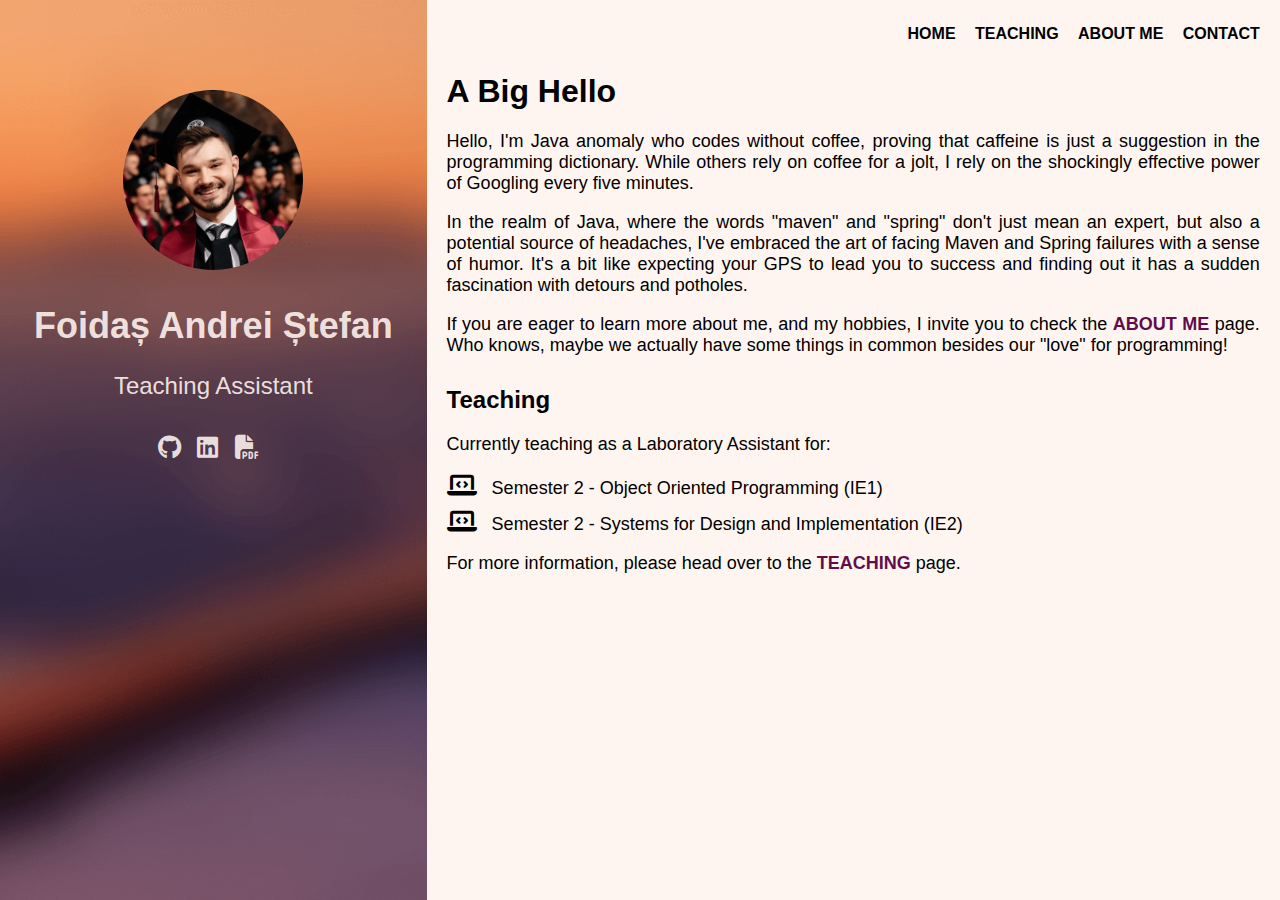
<file: index.html>
<!DOCTYPE html>
<html lang="en">
<head>
    <meta charset="UTF-8">
    <meta name="viewport" content="width=device-width, initial-scale=1.0">
    <link rel="stylesheet" href="https://cdnjs.cloudflare.com/ajax/libs/font-awesome/6.5.1/css/all.min.css" />
    <link rel="stylesheet" href="style.css">
    <title>Home</title>
    <link rel="icon" type="image/png" href="img/icon.png">
</head>
<body>

<div class="container">

    <div class="image-third">
        <img src="img/blurry.png" alt="Description of the image" class="cover-img">
        <div class="profile-info">
            <img src="img/andrei.png" alt="Your Name" class="profile-img">
            <h2 class="h2-name">Foidaș Andrei Ștefan</h2>
            <p class="p-title">Teaching Assistant</p>
            <div class="social-icons">
                <a href="https://github.com/AndreiFoidas" target="_blank"><i class="fab fa-github"></i><span class="label">GitHub</span></a>
                <a href="https://www.linkedin.com/in/andrei-stefan-foidas/" target="_blank"><i class="fab fa-linkedin"></i><span class="label">LinkedIn</span></a>
                <a href="files/CV_FoidasAndreiStefan.pdf" target="_blank"><i class="fas fa-file-pdf"></i><span class="label">CV</span></a>
            </div>
        </div>
    </div>

    <div class="text-two-thirds">
        <div class="menu">
            <ul>
                <li><a href="index.html">HOME</a></li>
                <li><a href="teaching.html">TEACHING</a></li>
                <li><a href="about-me.html">ABOUT ME</a></li>
                <li><a href="contact.html">CONTACT</a></li>
            </ul>
        </div>

        <div class="content-section" id="a-big-hello">
            <h1>A Big Hello</h1>
            <p>Hello, I'm Java anomaly who codes without coffee, proving that caffeine is just a suggestion
                in the programming dictionary. While others rely on coffee for a jolt, I rely on the
                shockingly effective power of Googling every five minutes.</p>
            <p>In the realm of Java, where the words "maven"
                and "spring" don't just mean an expert, but also a potential source of headaches, I've embraced the
                art of facing Maven and Spring failures with a sense of humor. It's a bit like expecting your GPS to
                lead you to success and finding out it has a sudden fascination with detours and potholes. </p>
            <p>If you are eager to learn more about me, and my hobbies, I invite you to check the
                <a href="about-me.html">ABOUT ME</a> page. Who knows, maybe we actually have some things in common besides
                our "love" for programming!</p>
        </div>

        <div class="content-section" id="teaching">
            <h2>Teaching</h2>
            <p>Currently teaching as a Laboratory Assistant for:</p>

            <ul class="lab-list">
                <li><i class="fas fa-laptop-code lab-icon"></i> Semester 2 - Object Oriented Programming (IE1)</li>
                <li><i class="fas fa-laptop-code lab-icon"></i> Semester 2 - Systems for Design and Implementation (IE2)</li>
            </ul>

            <p>For more information, please head over to the <a href="teaching.html">TEACHING</a> page.</p>
        </div>


    </div>
</div>

</body>
</html>
</file>
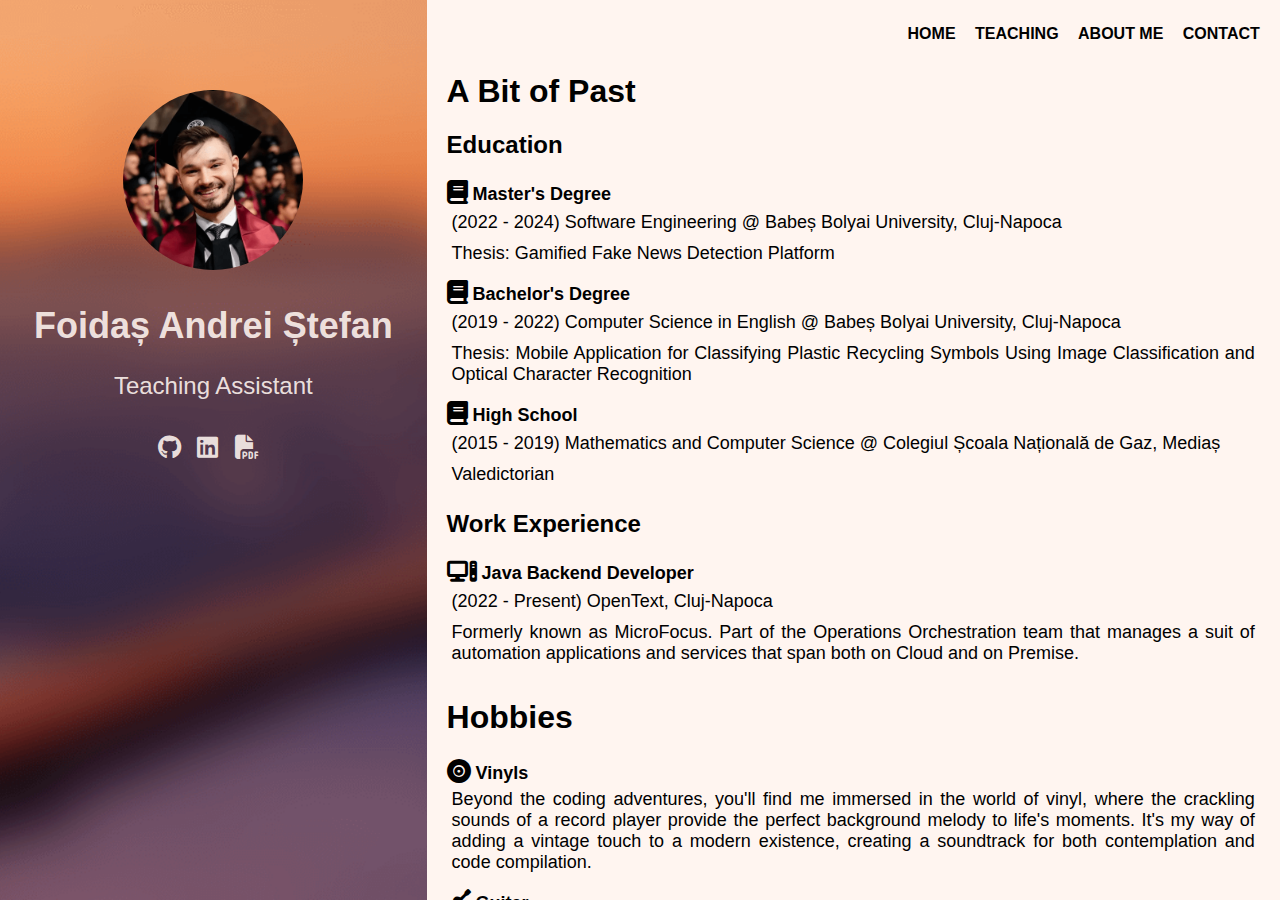
<file: about-me.html>
<!DOCTYPE html>
<html lang="en">
<head>
  <meta charset="UTF-8">
  <meta name="viewport" content="width=device-width, initial-scale=1.0">
  <link rel="stylesheet" href="https://cdnjs.cloudflare.com/ajax/libs/font-awesome/6.5.1/css/all.min.css" />
  <link rel="stylesheet" href="style.css">
  <title>About Me</title>
  <link rel="icon" type="image/png" href="img/icon.png">
</head>
<body>
<div class="container">

  <div class="image-third">
    <img src="img/blurry.png" alt="Description of the image" class="cover-img">
    <div class="profile-info">
      <img src="img/andrei.png" alt="Your Name" class="profile-img">
      <h2 class="h2-name">Foidaș Andrei Ștefan</h2>
      <p class="p-title">Teaching Assistant</p>
      <div class="social-icons">
        <a href="https://github.com/AndreiFoidas" target="_blank"><i class="fab fa-github"></i><span class="label">GitHub</span></a>
        <a href="https://www.linkedin.com/in/andrei-stefan-foidas/" target="_blank"><i class="fab fa-linkedin"></i><span class="label">LinkedIn</span></a>
        <a href="files/CV_FoidasAndreiStefan.pdf" target="_blank"><i class="fas fa-file-pdf"></i><span class="label">CV</span></a>
      </div>
    </div>
  </div>

  <div class="text-two-thirds">
    <div class="menu">
      <ul>
        <li><a href="index.html">HOME</a></li>
        <li><a href="teaching.html">TEACHING</a></li>
        <li><a href="about-me.html">ABOUT ME</a></li>
        <li><a href="contact.html">CONTACT</a></li>
      </ul>
    </div>

    <div class="content-section" id="about-me">
      <h1>A Bit of Past</h1>

      <h2>Education</h2>

      <ul class="about-me-list">
        <li class="about-me">
          <div class="about-me-icon">
            <i class="fas fa-book"></i>
            <h3>Master's Degree</h3>
          </div>
          <div class="about-me-content">
            <p>(2022 - 2024) Software Engineering @ Babeș Bolyai University, Cluj-Napoca</p>
            <p>Thesis: Gamified Fake News Detection Platform</p>
          </div>
        </li>
        <li class="about-me">
          <div class="about-me-icon">
            <i class="fas fa-book"></i>
            <h3>Bachelor's Degree</h3>
          </div>
          <div class="about-me-content">
            <p>(2019 - 2022) Computer Science in English @ Babeș Bolyai University, Cluj-Napoca</p>
            <p>Thesis: Mobile Application for Classifying Plastic Recycling Symbols Using Image Classification and
              Optical Character Recognition</p>
          </div>
        </li>
        <li class="about-me">
          <div class="about-me-icon">
            <i class="fas fa-book"></i>
            <h3>High School</h3>
          </div>
          <div class="about-me-content">
            <p>(2015 - 2019) Mathematics and Computer Science @ Colegiul Școala Națională de Gaz, Mediaș</p>
            <p>Valedictorian</p>
          </div>
        </li>
      </ul>

      <h2>Work Experience</h2>

      <ul class="about-me-list">
        <li class="about-me">
          <div class="about-me-icon">
            <i class="fas fa-computer"></i>
            <h3>Java Backend Developer</h3>
          </div>
          <div class="about-me-content">
            <p>(2022 - Present) OpenText, Cluj-Napoca</p>
            <p>Formerly known as MicroFocus. Part of the Operations Orchestration team that manages a suit of
            automation applications and services that span both on Cloud and on Premise.</p>
          </div>
        </li>
      </ul>

    </div>

    <div class="content-section" id="hobbies">
      <h1>Hobbies</h1>

      <ul class="hobbies-list">
        <li class="hobby">
          <div class="hobby-icon">
            <i class="fas fa-record-vinyl"></i>
            <h3>Vinyls</h3>
          </div>
          <div class="hobby-content">
            <p>Beyond the coding adventures, you'll find me immersed in the world of vinyl, where the crackling sounds
              of a record player provide the perfect background melody to life's moments. It's my way of adding a
              vintage touch to a modern existence, creating a soundtrack for both contemplation and code compilation.</p>
          </div>
        </li>
        <li class="hobby">
          <div class="hobby-icon">
            <i class="fas fa-guitar"></i>
            <h3>Guitar</h3>
          </div>
          <div class="hobby-content">
            <p>Away from the keyboard, you might catch me strumming a guitar, still finding my way through the chords
              and melodies. It's a relaxed escape from the binary world, where I'm just a beginner, navigating the
              strings and enjoying the simple joy of making music.</p>
          </div>
        </li>
        <li class="hobby">
          <div class="hobby-icon">
            <i class="fas fa-flag-checkered"></i>
            <h3>Formula 1</h3>
          </div>
          <div class="hobby-content">
            <p>And as if that weren't enough, I also have a soft spot for Formula 1. I find joy in the fast-paced
              world of racing, eagerly following the twists and turns of the F1 circuit where every millisecond counts.
              It's a thrilling parallel to the precision we often seek in life, adding an extra dash of excitement to
              my weekends.</p>
          </div>
        </li>
        <li class="hobby">
          <div class="hobby-icon">
            <i class="fas fa-table-tennis-paddle-ball"></i>
            <h3>Ping-Pong</h3>
          </div>
          <div class="hobby-content">
            <p>My passion for ping pong isn't a recent development; it traces back to my childhood when my dad and I
              would play everyday, memories that fuel my love for the game today. Whether at work or transforming any
              available space into a makeshift table tennis arena, ping pong has become an integral part of my life,
              weaving competition and nostalgia into the fabric of my daily adventures.</p>
          </div>
        </li>
      </ul>
    </div>

  </div>
</div>

</body>
</html>
</file>
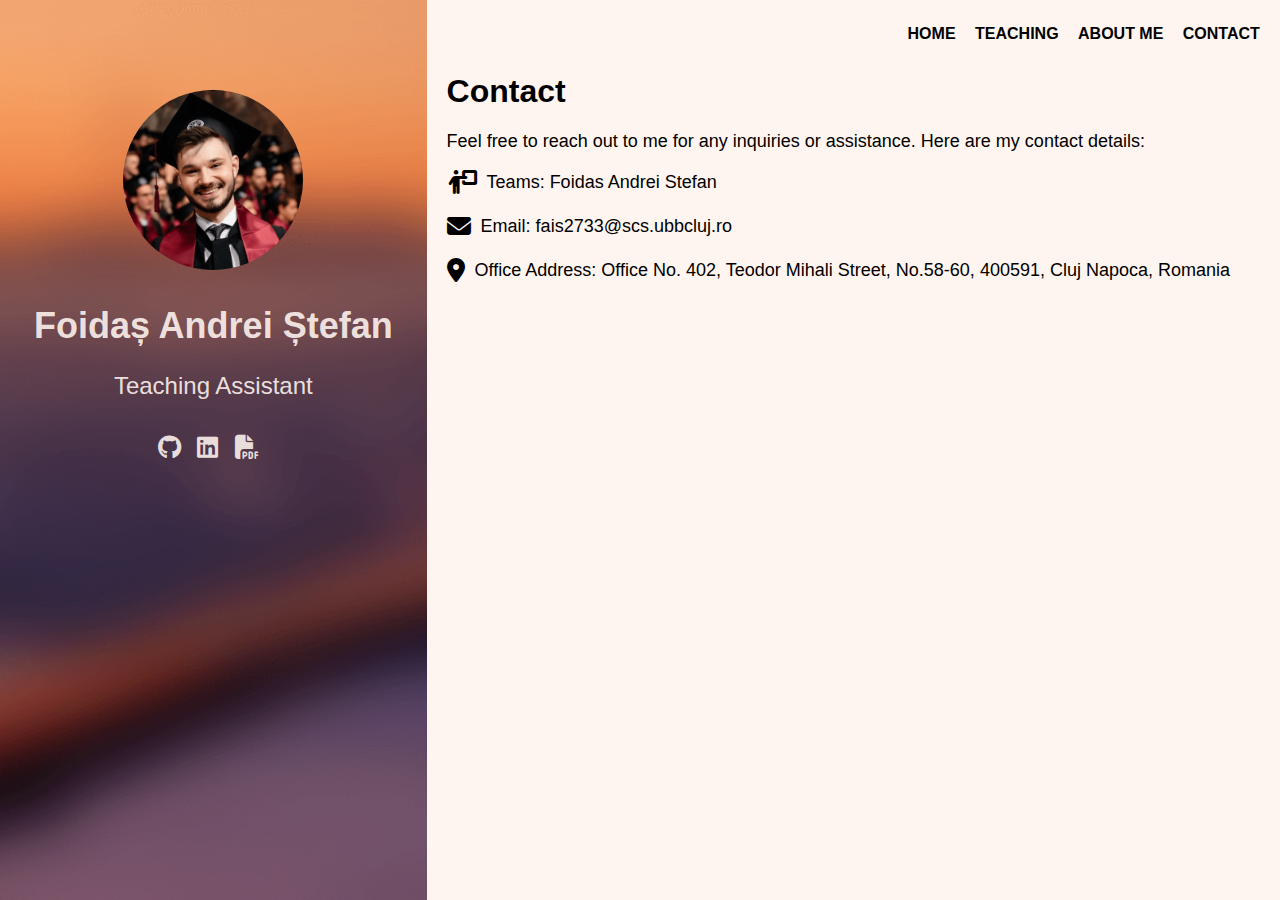
<file: contact.html>
<!DOCTYPE html>
<html lang="en">
<head>
    <meta charset="UTF-8">
    <meta name="viewport" content="width=device-width, initial-scale=1.0">
    <link rel="stylesheet" href="https://cdnjs.cloudflare.com/ajax/libs/font-awesome/6.5.1/css/all.min.css" />
    <link rel="stylesheet" href="style.css">
    <title>Contact</title>
    <link rel="icon" type="image/png" href="img/icon.png">
</head>
<body>


<div class="container">

    <div class="image-third">
        <img src="img/blurry.png" alt="Description of the image" class="cover-img">
        <div class="profile-info">
            <img src="img/andrei.png" alt="Your Name" class="profile-img">
            <h2 class="h2-name">Foidaș Andrei Ștefan</h2>
            <p class="p-title">Teaching Assistant</p>
            <div class="social-icons">
                <a href="https://github.com/AndreiFoidas" target="_blank"><i class="fab fa-github"></i><span class="label">GitHub</span></a>
                <a href="https://www.linkedin.com/in/andrei-stefan-foidas/" target="_blank"><i class="fab fa-linkedin"></i><span class="label">LinkedIn</span></a>
                <a href="files/CV_FoidasAndreiStefan.pdf" target="_blank"><i class="fas fa-file-pdf"></i><span class="label">CV</span></a>
            </div>
        </div>
    </div>

    <div class="text-two-thirds">
        <div class="menu">
            <ul>
                <li><a href="index.html">HOME</a></li>
                <li><a href="teaching.html">TEACHING</a></li>
                <li><a href="about-me.html">ABOUT ME</a></li>
                <li><a href="contact.html">CONTACT</a></li>
            </ul>
        </div>

        <div class="content-section" id="contact">
            <h1>Contact</h1>
            <p>Feel free to reach out to me for any inquiries or assistance. Here are my contact details:</p>

            <ul class="contact-list">
                <li>
                    <i class="fa-solid fa-person-chalkboard"></i>
                    <p>Teams: Foidas Andrei Stefan</p>
                </li>
                <li>
                    <i class="fa-solid fa-envelope"></i>
                    <p>Email: fais2733@scs.ubbcluj.ro</p>
                </li>
                <li>
                    <i class="fa-solid fa-map-marker-alt"></i>
                    <p>Office Address: Office No. 402, Teodor Mihali Street, No.58-60, 400591, Cluj Napoca, Romania</p>
                </li>
            </ul>
        </div>

    </div>
</div>


</body>
</html>
</file>
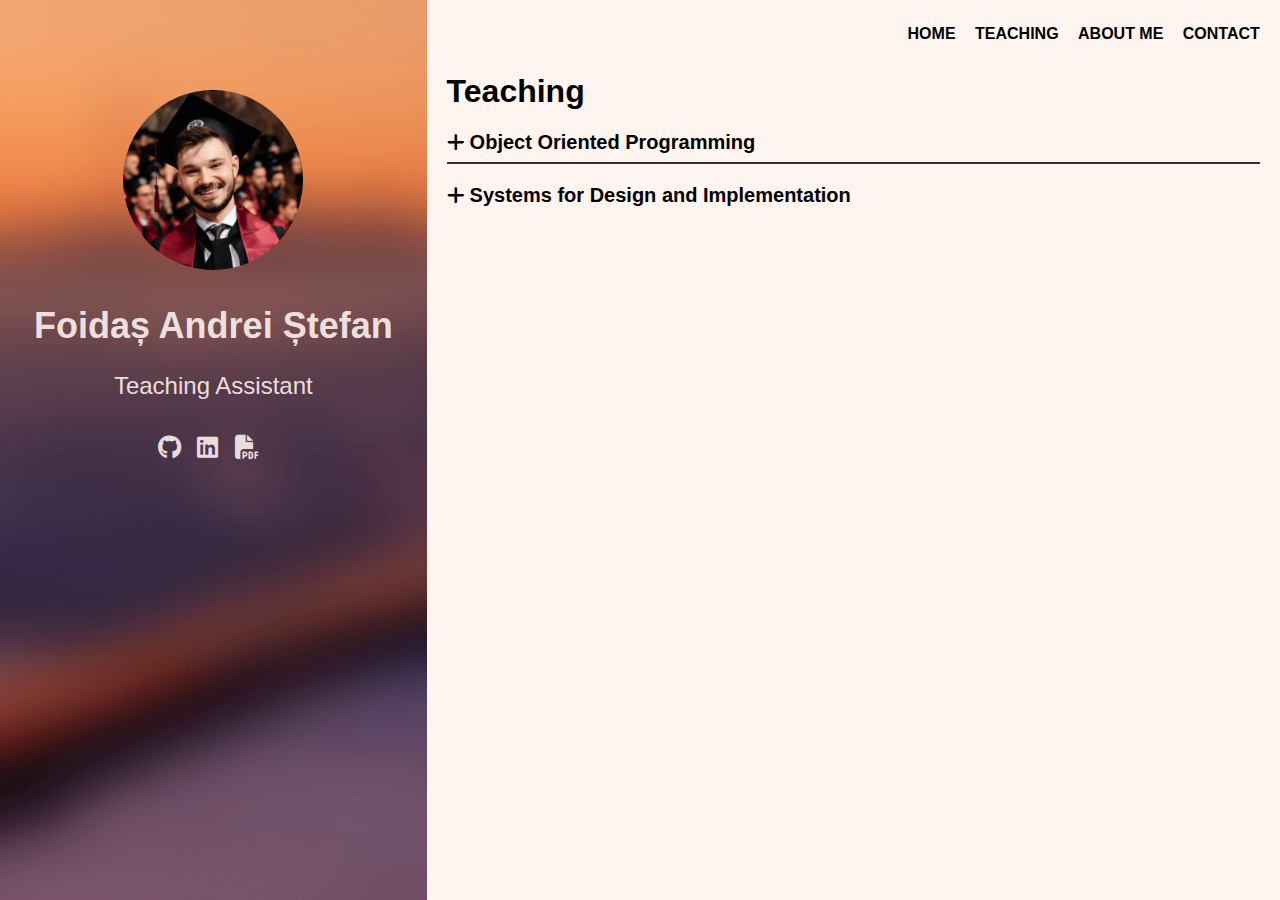
<file: teaching.html>
<!DOCTYPE html>
<html lang="en">
<head>
  <meta charset="UTF-8">
  <meta name="viewport" content="width=device-width, initial-scale=1.0">
  <link rel="stylesheet" href="https://cdnjs.cloudflare.com/ajax/libs/font-awesome/6.5.1/css/all.min.css" />
  <link rel="stylesheet" href="style.css">
  <title>Teaching</title>
  <link rel="icon" type="image/png" href="img/icon.png">
</head>
<body>

<div class="container">

  <div class="image-third">
    <img src="img/blurry.png" alt="Description of the image" class="cover-img">
    <div class="profile-info">
      <img src="img/andrei.png" alt="Your Name" class="profile-img">
      <h2 class="h2-name">Foidaș Andrei Ștefan</h2>
      <p class="p-title">Teaching Assistant</p>
      <div class="social-icons">
        <a href="https://github.com/AndreiFoidas" target="_blank"><i class="fab fa-github"></i><span class="label">GitHub</span></a>
        <a href="https://www.linkedin.com/in/andrei-stefan-foidas/" target="_blank"><i class="fab fa-linkedin"></i><span class="label">LinkedIn</span></a>
        <a href="files/CV_FoidasAndreiStefan.pdf" target="_blank"><i class="fas fa-file-pdf"></i><span class="label">CV</span></a>
      </div>
    </div>
  </div>
  <div class="text-two-thirds">
    <div class="menu">
      <ul>
        <li><a href="index.html">HOME</a></li>
        <li><a href="teaching.html">TEACHING</a></li>
        <li><a href="about-me.html">ABOUT ME</a></li>
        <li><a href="contact.html">CONTACT</a></li>
      </ul>
    </div>

    <div class="content-section">
      <h1>Teaching</h1>

      <div class="teaching-list">
        <h2 onclick="toggleContent('oop')">
          <span class="toggle-icon"><i class="fas fa-plus"></i></span> Object Oriented Programming
        </h2>
        <div class="teaching-list active" id="oop" style="display: none;">
          <li class="teaching-item">
            <div class="teaching-icon">
              <i class="fa-solid fa-person-chalkboard"></i>
              <h3>Teams</h3>
            </div>
            <div class="teaching-content">
              <p>Teams Code: hji89a</p>
            </div>
          </li>
          <li class="teaching-item">
            <div class="teaching-icon">
              <i class="fas fa-calendar-days"></i>
              <h3>Timetable</h3>
            </div>
            <div class="teaching-content">
              <p><a href="https://www.cs.ubbcluj.ro/files/orar/2022-2/disc/MLE5006.html" target="_blank">View timetable</a></p>
            </div>
          </li>
          <li class="teaching-item">
            <div class="teaching-icon">
              <i class="fas fa-circle-exclamation"></i>
              <h3>Important Information</h3>
            </div>
            <div class="teaching-content">
              <p>You will find all the lectures, assignments and information on the Course's Teams Channel (find code above).</p>
              <p>Laboratory attendance is mandatory. But you can switch groups if it suits you better or for emergencies,
                just make sure to announce one day in advance.</p>
              <p>For each missed deadline, there will be a 1 point deduction from the max score. </p>
            </div>
          </li>
          <li class="teaching-item">
            <div class="teaching-icon">
              <i class="fas fa-link"></i>
              <h3>Useful Links</h3>
            </div>
            <div class="teaching-content">
              <p><a href="https://sites.google.com/view/iuliana-bocicor/home" target="_blank">Course Site</a></p>
              <p><a href="https://www.programiz.com/cpp-programming/oop" target="_blank">Introduction</a></p>
            </div>
          </li>
        </div>
      </div>

      <div class="teaching-list">
        <h2 onclick="toggleContent('sdi')">
          <span class="toggle-icon"><i class="fas fa-plus"></i></span> Systems for Design and Implementation</h2>
        <div class="teaching-list active" id="sdi" style="display: none;">
          <li class="teaching-item">
            <div class="teaching-icon">
              <i class="fa-solid fa-person-chalkboard"></i>
              <h3>Teams</h3>
            </div>
            <div class="teaching-content">
              <p>Teams Code: ag67hd2</p>
            </div>
          </li>
          <li class="teaching-item">
            <div class="teaching-icon">
              <i class="fas fa-calendar-days"></i>
              <h3>Timetable</h3>
            </div>
            <div class="teaching-content">
              <p><a href="https://www.cs.ubbcluj.ro/files/orar/2022-2/disc/MLE5013.html" target="_blank">View timetable</a></p>
            </div>
          </li>
          <li class="teaching-item">
            <div class="teaching-icon">
              <i class="fas fa-circle-exclamation"></i>
              <h3>Important Information</h3>
            </div>
            <div class="teaching-content">
              <p>You will find all the lectures, assignments and information on the Course's Teams Channel (find code above).</p>
              <p>Laboratory attendance is mandatory. But you can switch groups if it suits you better or for emergencies,
                just make sure to announce one day in advance.</p>
              <p>For each missed deadline, there will be a 2 point deduction from the max score. </p>
            </div>
          </li>
          <li class="teaching-item">
            <div class="teaching-icon">
              <i class="fas fa-link"></i>
              <h3>Useful Links</h3>
            </div>
            <div class="teaching-content">
              <p><a href="https://angular.io/tutorial/tour-of-heroes" target="_blank">Angular Introduction</a></p>
            </div>
          </li>
        </div>
      </div>

    </div>
  </div>
</div>

<script src="script.js"></script>

</body>
</html>
</file>
<file: style.css>
body {
    margin: 0;
    font-family: 'Arial', sans-serif;
    background-color: rgba(255, 245, 240, 0.9);
}

.container {
    display: flex;
    flex-direction: row;
    height: 100vh;
}

.image-third {
    flex: 1;
    max-width: 33.33%;
    height: 100%;
    overflow: hidden;
    position: relative;
}

.cover-img {
    width: 100%;
    height: 100%;
    object-fit: cover;
    display: block;
}

.profile-info {
    display: flex;
    flex-direction: column;
    justify-content: center;
    align-items: center;
    position: absolute;
    top: 10%;
    left: 0;
    right: 0;
    text-align: center;
    color: rgba(255, 245, 240, 0.9);
    z-index: 1;
}

.profile-img {
    width: 180px;
    height: 180px;
    border-radius: 50%;
    object-fit: cover;
    display: block;
    margin-bottom: 5px;
}

.h2-name {
    margin-bottom: 1px;
}

.text-two-thirds {
    flex: 2;
    max-width: 66.66%;
    box-sizing: border-box;
    padding: 20px;
    height: 100%;
    overflow: auto;
    background-color: rgba(255, 245, 240, 0.9);
}

.social-icons {
    margin-top: 10px;
}

.social-icons a {
    margin-right: 10px;
    text-decoration: none;
    color: rgba(255, 245, 240, 0.9);
    font-size: 24px;
}

.social-icons i {
    transition: color 0.3s ease-in-out;
}

.social-icons a:hover i {
    color: #e6602c;
}

.social-icons .label {
    position: absolute;
    top: 100%;
    left: 50%;
    transform: translateX(-50%);
    opacity: 0;
    transition: opacity 0.3s ease-in-out;
    font-size: 12px;
}

.social-icons a:hover .label {
    opacity: 1;
}

.about-me-list {
    list-style: none;
    padding: 0;
}

.about-me {
    margin-bottom: 10px;
    display: flex;
    flex-direction: column;
    align-items: flex-start;
}

.about-me .about-me-icon {
    margin-right: 10px;
    display: flex;
    align-items: center;
}

.about-me .about-me-icon i {
    font-size: 24px;
    margin-right: 5px;
}

.about-me h3 {
    color: black;
    font-size: 18px;
    margin-bottom: 0;
    margin-top: 5px;
}

.about-me-content {
    display: flex;
    flex-direction: column;
    margin-top: 2px;
}

.about-me-content p {
    margin-top: 5px;
}

.about-me p {
    margin: 5px !important;
}

.hobbies-list {
    list-style: none;
    padding: 0;
}

.hobby {
    margin-bottom: 10px;
    display: flex;
    flex-direction: column;
    align-items: flex-start;
}

.hobby .hobby-icon {
    margin-right: 10px;
    display: flex;
    align-items: center;
}

.hobby .hobby-icon i {
    font-size: 24px;
    margin-right: 5px;
}

.hobby h3 {
    color: black;
    font-size: 18px;
    margin-bottom: 0;
    margin-top: 5px;
}

.hobby-content {
    display: flex;
    flex-direction: column;
}

.hobby p {
    margin: 5px;
}

.menu {
    margin-top: 5px;
    text-align: right;
}

.menu ul {
    list-style: none;
    margin: 0;
    padding: 0;
}

.menu li {
    display: inline-block;
    margin-left: 15px;
}

.menu a {
    text-decoration: none;
    color: black;
    font-weight: bold;
    font-size: 16px;
}

.menu a:hover {
    color: #e6602c;
}

.content-section {
    margin-top: 30px;
}

.content-section h2 {
    color: black;
}

.content-section p {
    font-size: 18px;
    text-align: justify;
}

.lab-list {
    list-style: none;
    padding: 0;
}

.lab-list li {
    margin-bottom: 10px;
    font-size: 18px;
}

.lab-icon {
    margin-right: 10px;
    font-size: 24px;
}

.teaching-list {
    list-style: none;
    padding: 0;
    margin-bottom: 20px;
}

.teaching-list:not(:last-child) {
    border-bottom: 2px solid #333;
}
.teaching-item {
    margin-bottom: 10px;
    display: flex;
    flex-direction: column;
    align-items: flex-start;
}

.teaching-item .teaching-icon {
    margin-right: 10px;
    display: flex;
    align-items: center;
}

.teaching-item .teaching-icon i {
    font-size: 24px;
    margin-right: 5px;
}

.teaching-item h2 {
    color: black;
    font-size: 20px;
    margin-bottom: 0;
    margin-top: 5px;
}

.teaching-list h2 {
    color: black;
    font-size: 20px;
    margin-top: 2px;
    margin-bottom: 8px;
}

.teaching-list h2:hover {
    text-decoration: underline;
}


.teaching-item .teaching-content {
    display: flex;
    flex-direction: column;
}

.teaching-item .teaching-content p {
    margin: 5px;
}

.teaching-list h2 {
    color: black;
    font-size: 20px;
    margin-top: 2px;
    margin-bottom: 8px;
    cursor: pointer;
    display: flex;
    align-items: center;
}

.toggle-icon {
    margin-right: 5px;
    transition: transform 0.3s;
}

.teaching-list.active h2 .toggle-icon {
    transform: rotate(45deg);
}

.contact-list {
    list-style: none;
    padding: 0;
}

.contact-list li {
    margin-bottom: 20px;
    display: flex;
    align-items: center;
}

.contact-list i {
    font-size: 24px;
    margin-right: 10px;
}

.contact-list p {
    font-size: 18px;
    margin: 0;
}

.content-section a {
    text-decoration: none;
    font-weight: bold;
    color: #630c4b;
}

.content-section a:hover {
    text-decoration: underline;
}

/* Media query for screens with a maximum width of 600 pixels (typical for mobile devices) */
@media only screen and (max-width: 650px) {
    .container {
        flex-direction: column;
        height: auto;
    }

    .image-third,
    .text-two-thirds {
        max-width: 100%;
        flex: none;
    }

    .cover-img {
        width: 100%;
        height: 100%;
        object-fit: cover;
        display: block;
    }

    .image-third {
        max-height: 50vh;
        position: relative;
    }

    .profile-info {
        position: absolute;
        top: 50%;
        left: 50%;
        transform: translate(-50%, -50%);
        text-align: center;
        padding: 20px;
        z-index: 1;
    }

    .profile-img {
        width: 80px;
        height: 80px;
        margin-bottom: 5px;
    }

    img {
        width: 100%;
        height: auto;
        margin-bottom: 10px;
    }

    .menu {
        text-align: center;
        margin-top: 5px;
    }

    .menu li {
        display: block;
        margin: 10px 0;
    }

    .content-section {
        margin-top: 20px;
    }

    .h2-name {
        margin-top: 5px;
        font-size: 18px;
    }

    .social-icons {
        margin-top: 3px;
    }

    .p-title {
        margin-top: 8px;
        margin-bottom: 8px;
        font-size: 16px;
    }

    .social-icons .label {
        margin-top: 2px;
    }

    .profile-info {
        padding: 0px;
    }
}

/* Additional styles for larger screens */
@media only screen and (min-width: 601px) {
    .profile-info {
        font-size: 24px;
    }
}
</file>
